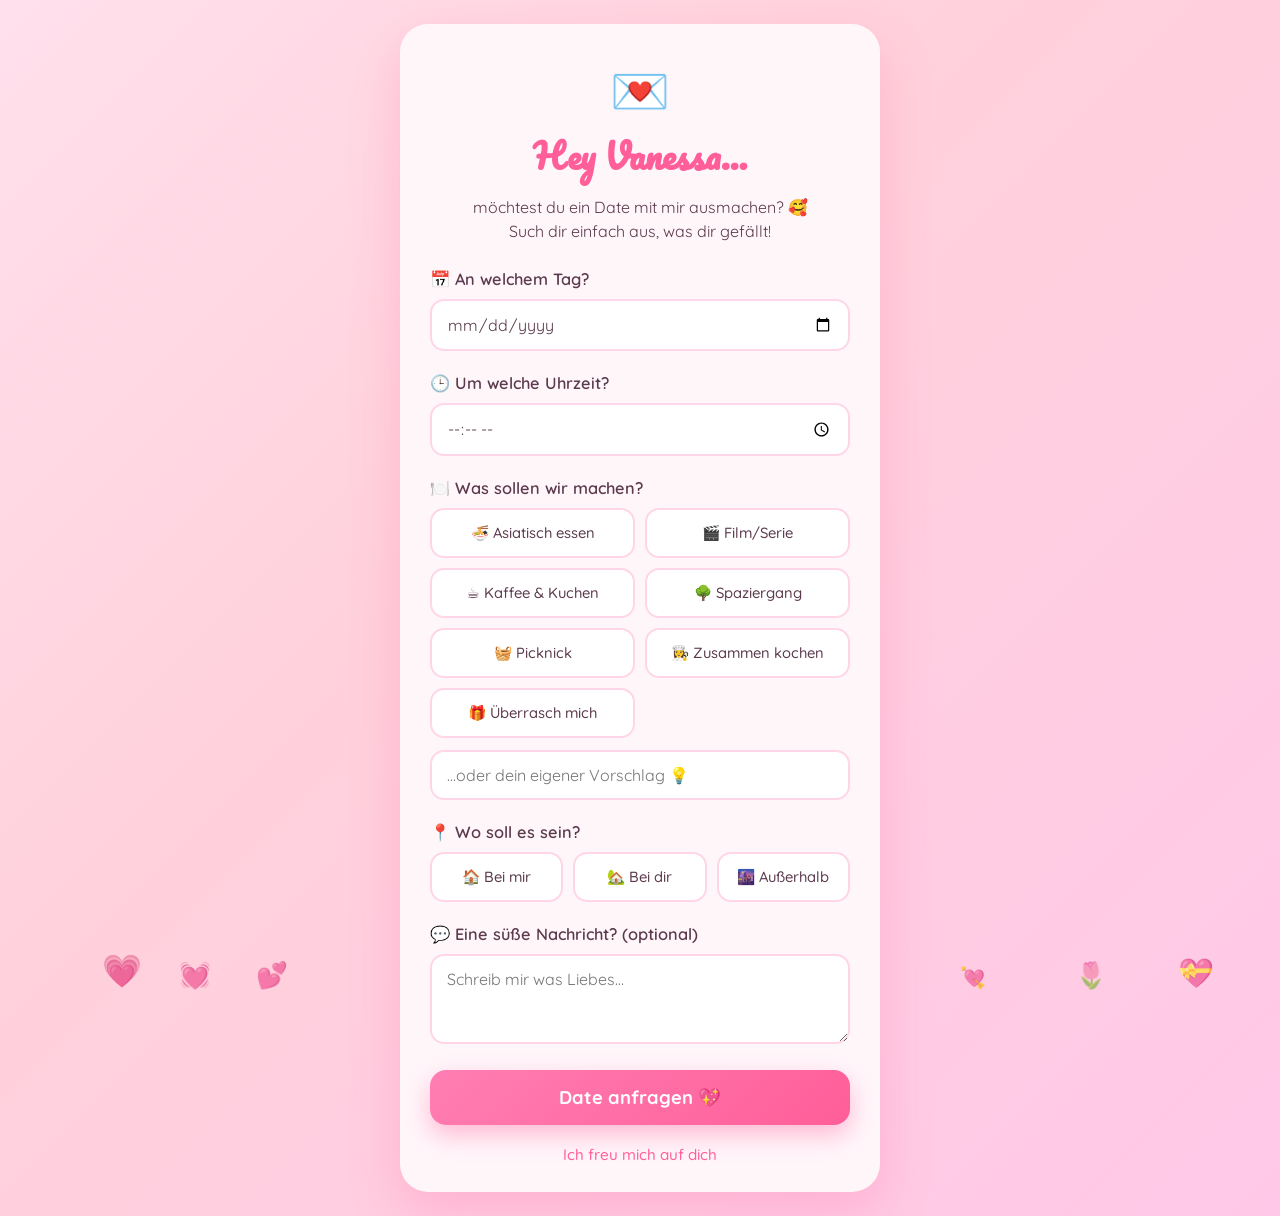
<file: index.html>
<!DOCTYPE html>
<html lang="de">
<head>
  <meta charset="UTF-8" />
  <meta name="viewport" content="width=device-width, initial-scale=1.0" />
  <title>Ein Date mit Gökhan 💕</title>
  <link rel="preconnect" href="https://fonts.googleapis.com" />
  <link rel="preconnect" href="https://fonts.gstatic.com" crossorigin />
  <link href="https://fonts.googleapis.com/css2?family=Quicksand:wght@400;500;600;700&family=Pacifico&display=swap" rel="stylesheet" />
  <link rel="stylesheet" href="styles.css" />
  <link rel="icon" href="data:image/svg+xml,<svg xmlns=%22http://www.w3.org/2000/svg%22 viewBox=%220 0 100 100%22><text y=%22.9em%22 font-size=%2290%22>💕</text></svg>" />
</head>
<body>
  <!-- schwebende Herzen im Hintergrund -->
  <div class="hearts" aria-hidden="true">
    <span>💗</span><span>💕</span><span>💞</span><span>🌸</span><span>💖</span>
    <span>✨</span><span>💘</span><span>🌷</span><span>💝</span><span>💓</span>
  </div>

  <main class="card">
    <header class="card-header">
      <div class="emoji-big">💌</div>
      <h1>Hey Vanessa…</h1>
      <p class="subtitle">möchtest du ein Date mit mir ausmachen? 🥰<br />Such dir einfach aus, was dir gefällt!</p>
    </header>

    <!--
      Die Buchung wird per E-Mail über FormSubmit.co verschickt.
      Keine Anmeldung, kein Server nötig. Beim allerersten Absenden
      schickt FormSubmit eine Bestätigungs-Mail an Gökhan — einmal
      bestätigen, danach kommen alle Buchungen direkt an.
    -->
    <form action="https://formsubmit.co/goekhan@witteborn.dev" method="POST" class="date-form">
      <!-- FormSubmit-Einstellungen -->
      <input type="hidden" name="_subject" value="💕 Vanessa möchte ein Date mit dir!" />
      <input type="hidden" name="_template" value="table" />
      <input type="hidden" name="_captcha" value="false" />
      <input type="hidden" name="_next" value="danke.html" />
      <!-- Honeypot gegen Spam -->
      <input type="text" name="_honey" style="display:none" />

      <fieldset>
        <label for="tag">📅 An welchem Tag?</label>
        <input type="date" id="tag" name="Tag" required />
      </fieldset>

      <fieldset>
        <label for="uhrzeit">🕒 Um welche Uhrzeit?</label>
        <input type="time" id="uhrzeit" name="Uhrzeit" required />
      </fieldset>

      <fieldset>
        <label>🍽️ Was sollen wir machen?</label>
        <div class="options" role="radiogroup">
          <label class="option"><input type="radio" name="Art des Dates" value="Asiatisch essen 🍜" required /><span>🍜 Asiatisch essen</span></label>
          <label class="option"><input type="radio" name="Art des Dates" value="Film/Serie 🎬" /><span>🎬 Film/Serie</span></label>
          <label class="option"><input type="radio" name="Art des Dates" value="Kaffee & Kuchen ☕" /><span>☕ Kaffee &amp; Kuchen</span></label>
          <label class="option"><input type="radio" name="Art des Dates" value="Spaziergang 🌳" /><span>🌳 Spaziergang</span></label>
          <label class="option"><input type="radio" name="Art des Dates" value="Picknick 🧺" /><span>🧺 Picknick</span></label>
          <label class="option"><input type="radio" name="Art des Dates" value="Zusammen kochen 👩‍🍳" /><span>👩‍🍳 Zusammen kochen</span></label>
          <label class="option"><input type="radio" name="Art des Dates" value="Überraschung 🎁" /><span>🎁 Überrasch mich</span></label>
        </div>
        <input type="text" id="eigener" name="Eigener Vorschlag" placeholder="…oder dein eigener Vorschlag 💡" class="text-input" />
      </fieldset>

      <fieldset>
        <label>📍 Wo soll es sein?</label>
        <div class="options options-3" role="radiogroup">
          <label class="option"><input type="radio" name="Ort" value="Bei Gökhan 🏠" required /><span>🏠 Bei mir</span></label>
          <label class="option"><input type="radio" name="Ort" value="Bei Vanessa 🏡" /><span>🏡 Bei dir</span></label>
          <label class="option"><input type="radio" name="Ort" value="Außerhalb 🌆" /><span>🌆 Außerhalb</span></label>
        </div>
      </fieldset>

      <fieldset>
        <label for="nachricht">💬 Eine süße Nachricht? (optional)</label>
        <textarea id="nachricht" name="Nachricht" rows="3" placeholder="Schreib mir was Liebes…"></textarea>
      </fieldset>

      <button type="submit" class="submit-btn">Date anfragen 💖</button>
    </form>

    <footer class="card-footer">Ich freu mich auf dich</footer>
  </main>
</body>
</html>
</file>
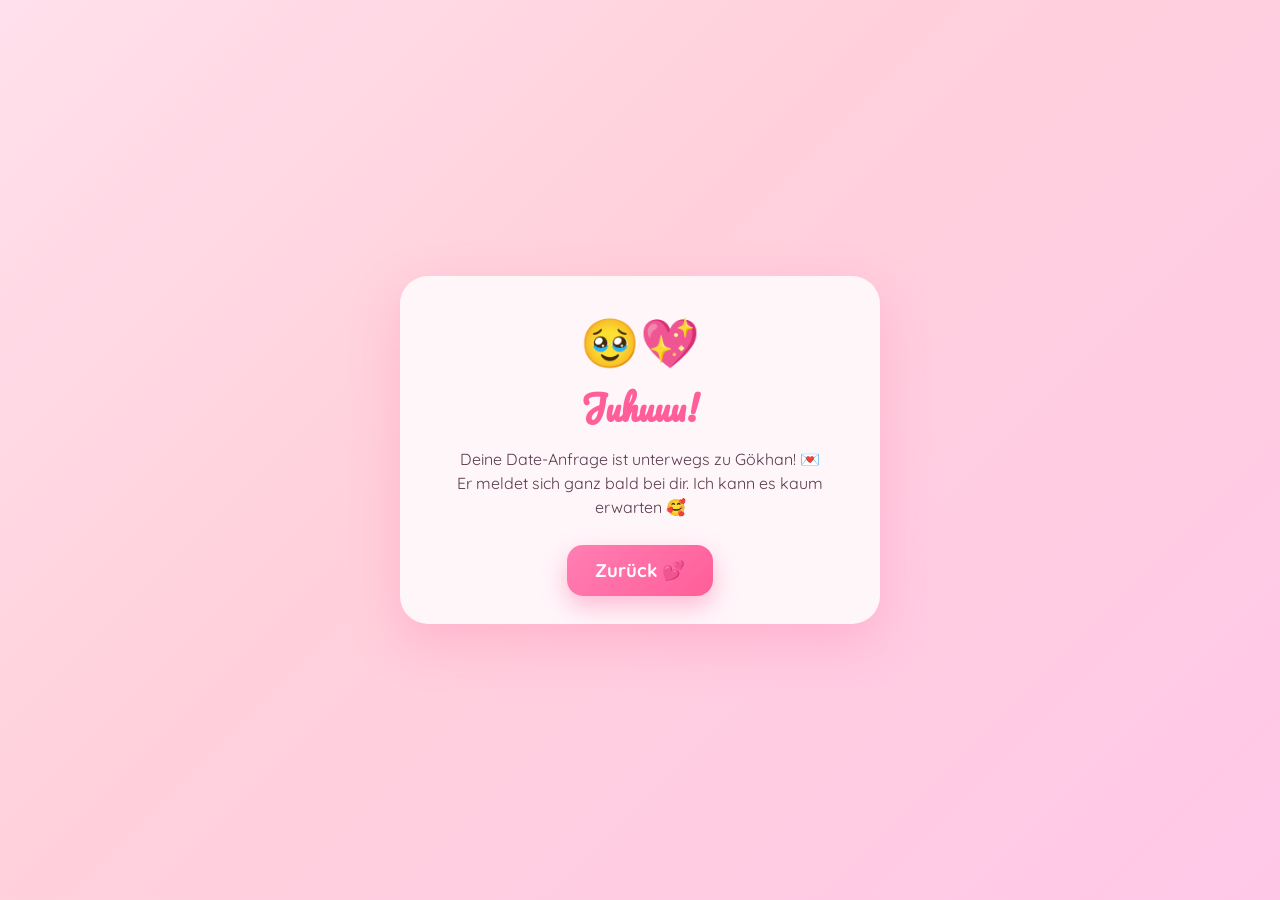
<file: danke.html>
<!DOCTYPE html>
<html lang="de">
<head>
  <meta charset="UTF-8" />
  <meta name="viewport" content="width=device-width, initial-scale=1.0" />
  <title>Danke 💕</title>
  <link rel="preconnect" href="https://fonts.googleapis.com" />
  <link rel="preconnect" href="https://fonts.gstatic.com" crossorigin />
  <link href="https://fonts.googleapis.com/css2?family=Quicksand:wght@400;500;600;700&family=Pacifico&display=swap" rel="stylesheet" />
  <link rel="stylesheet" href="styles.css" />
  <link rel="icon" href="data:image/svg+xml,<svg xmlns=%22http://www.w3.org/2000/svg%22 viewBox=%220 0 100 100%22><text y=%22.9em%22 font-size=%2290%22>💕</text></svg>" />
</head>
<body>
  <div class="hearts" aria-hidden="true">
    <span>💗</span><span>💕</span><span>💞</span><span>🌸</span><span>💖</span>
    <span>✨</span><span>💘</span><span>🌷</span><span>💝</span><span>💓</span>
  </div>

  <main class="card" style="text-align:center;">
    <div class="emoji-big">🥹💖</div>
    <h1>Juhuuu!</h1>
    <p class="subtitle">Deine Date-Anfrage ist unterwegs zu Gökhan! 💌<br />Er meldet sich ganz bald bei dir. Ich kann es kaum erwarten 🥰</p>
    <p style="margin-top:26px;">
      <a href="index.html" class="submit-btn" style="display:inline-block; text-decoration:none; width:auto; padding:14px 28px;">Zurück 💕</a>
    </p>
  </main>
</body>
</html>
</file>
<file: styles.css>
:root {
  --pink: #ff7eb3;
  --pink-dark: #ff5e98;
  --pink-soft: #ffd6e8;
  --cream: #fff6fa;
  --text: #5b3a4d;
  --shadow: 0 18px 50px rgba(255, 94, 152, 0.25);
}

* { box-sizing: border-box; margin: 0; padding: 0; }

body {
  font-family: "Quicksand", system-ui, sans-serif;
  color: var(--text);
  min-height: 100vh;
  display: flex;
  align-items: center;
  justify-content: center;
  padding: 24px;
  background: linear-gradient(135deg, #ffe0ec 0%, #ffd1dc 40%, #ffc8e8 100%);
  overflow-x: hidden;
}

/* schwebende Herzen */
.hearts {
  position: fixed;
  inset: 0;
  pointer-events: none;
  z-index: 0;
}
.hearts span {
  position: absolute;
  bottom: -10%;
  font-size: 1.6rem;
  opacity: 0.7;
  animation: float 12s linear infinite;
}
.hearts span:nth-child(1) { left: 8%;  animation-delay: 0s;   font-size: 2rem; }
.hearts span:nth-child(2) { left: 20%; animation-delay: 2s; }
.hearts span:nth-child(3) { left: 32%; animation-delay: 5s;   font-size: 1.2rem; }
.hearts span:nth-child(4) { left: 45%; animation-delay: 1s; }
.hearts span:nth-child(5) { left: 57%; animation-delay: 7s;   font-size: 2.2rem; }
.hearts span:nth-child(6) { left: 66%; animation-delay: 3s; }
.hearts span:nth-child(7) { left: 75%; animation-delay: 6s;   font-size: 1.3rem; }
.hearts span:nth-child(8) { left: 84%; animation-delay: 4s; }
.hearts span:nth-child(9) { left: 92%; animation-delay: 8s;   font-size: 1.8rem; }
.hearts span:nth-child(10){ left: 14%; animation-delay: 9.5s; }

@keyframes float {
  0%   { transform: translateY(0) rotate(0deg);   opacity: 0; }
  10%  { opacity: 0.8; }
  90%  { opacity: 0.8; }
  100% { transform: translateY(-115vh) rotate(360deg); opacity: 0; }
}

/* Karte */
.card {
  position: relative;
  z-index: 1;
  width: 100%;
  max-width: 480px;
  background: var(--cream);
  border-radius: 28px;
  box-shadow: var(--shadow);
  padding: 36px 30px 28px;
  animation: pop 0.6s cubic-bezier(0.18, 0.89, 0.32, 1.28);
}

@keyframes pop {
  0%   { transform: scale(0.9) translateY(20px); opacity: 0; }
  100% { transform: scale(1) translateY(0); opacity: 1; }
}

.card-header { text-align: center; margin-bottom: 26px; }
.emoji-big { font-size: 3rem; animation: beat 1.6s ease-in-out infinite; }
@keyframes beat {
  0%, 100% { transform: scale(1); }
  50%      { transform: scale(1.15); }
}

h1 {
  font-family: "Pacifico", cursive;
  font-size: 2.1rem;
  color: var(--pink-dark);
  margin: 6px 0 10px;
}
.subtitle { font-size: 1rem; line-height: 1.5; color: var(--text); }

/* Formular */
fieldset { border: none; margin-bottom: 22px; }
label {
  display: block;
  font-weight: 600;
  margin-bottom: 10px;
  font-size: 1.02rem;
}

input[type="date"],
input[type="time"],
.text-input,
textarea {
  width: 100%;
  font-family: inherit;
  font-size: 1rem;
  color: var(--text);
  padding: 13px 15px;
  border: 2px solid var(--pink-soft);
  border-radius: 14px;
  background: #fff;
  transition: border-color 0.2s, box-shadow 0.2s;
}
input[type="date"]:focus,
input[type="time"]:focus,
.text-input:focus,
textarea:focus {
  outline: none;
  border-color: var(--pink);
  box-shadow: 0 0 0 4px rgba(255, 126, 179, 0.18);
}
.text-input { margin-top: 12px; }
textarea { resize: vertical; }

/* Auswahl-Buttons */
.options {
  display: grid;
  grid-template-columns: 1fr 1fr;
  gap: 10px;
}
.options-3 { grid-template-columns: 1fr 1fr 1fr; }

.option { margin: 0; cursor: pointer; }
.option input { position: absolute; opacity: 0; pointer-events: none; }
.option span {
  display: flex;
  align-items: center;
  justify-content: center;
  text-align: center;
  font-weight: 500;
  font-size: 0.92rem;
  height: 100%;
  min-height: 50px;
  padding: 10px 8px;
  border: 2px solid var(--pink-soft);
  border-radius: 14px;
  background: #fff;
  transition: all 0.18s ease;
}
.option:hover span { border-color: var(--pink); transform: translateY(-2px); }
.option input:checked + span {
  background: linear-gradient(135deg, var(--pink), var(--pink-dark));
  border-color: var(--pink-dark);
  color: #fff;
  box-shadow: 0 6px 16px rgba(255, 94, 152, 0.35);
}
.option input:focus-visible + span { box-shadow: 0 0 0 4px rgba(255, 126, 179, 0.3); }

/* Absenden */
.submit-btn {
  width: 100%;
  font-family: inherit;
  font-size: 1.15rem;
  font-weight: 700;
  color: #fff;
  padding: 16px;
  border: none;
  border-radius: 16px;
  cursor: pointer;
  background: linear-gradient(135deg, var(--pink), var(--pink-dark));
  box-shadow: 0 10px 24px rgba(255, 94, 152, 0.4);
  transition: transform 0.15s, box-shadow 0.15s;
}
.submit-btn:hover { transform: translateY(-2px); box-shadow: 0 14px 30px rgba(255, 94, 152, 0.5); }
.submit-btn:active { transform: translateY(0); }

.card-footer {
  text-align: center;
  margin-top: 20px;
  font-size: 0.95rem;
  color: var(--pink-dark);
  font-weight: 500;
}

@media (max-width: 380px) {
  h1 { font-size: 1.7rem; }
  .options-3 { grid-template-columns: 1fr; }
}
</file>
